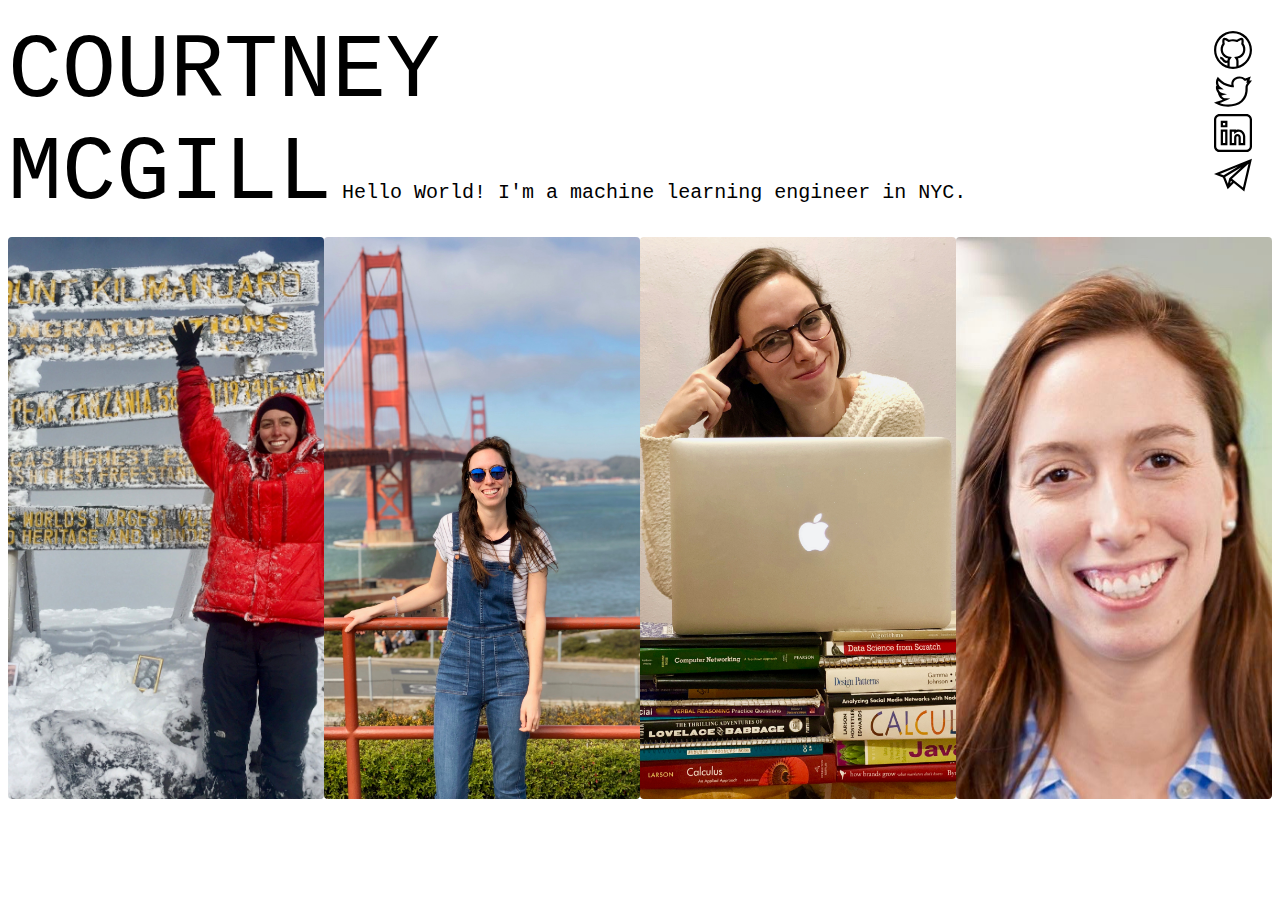
<file: index.html>
<!DOCTYPE html>
<html>

<head>
    <title>Courntey McGill</title>
    <meta name="viewport" content="width=device-width, initial-scale=1.0">
    <meta charset="utf-8" />
    <link rel="stylesheet" href="styles/styles.css" />
    <link rel="stylesheet" href="https://cdnjs.cloudflare.com/ajax/libs/font-awesome/4.7.0/css/font-awesome.min.css">
    <script async src="./javascript/index.js"></script>
</head>

<body id="homeBody">
    <div>
        <div class="master-wrap">
            <div class="banner">
                <div class="top-social">
                    <div class="icon">
                        <a id="github" href="https://github.com/courtneymcgill"><img src="\assets\github.svg" class="link" alt="" /></a>
                    </div>
                    <div class="icon">
                        <a id="medium" href="https://twitter.com/CourtneyMcGill0"><img src="\assets\twitter.svg" class="link" alt="" /></a>
                    </div>
                    <div class="icon">
                        <a id="linkedin" href="https://linkedin.com/in/courtney-mcgill"><img src="\assets\linkedin.svg" class="link" alt="" /></a>
                    </div>
                    <div class="icon">
                        <a id="twitter" href="mailto:courtney.e.mcgill@gmail.com"><img src="\assets\mail.svg" class="link" alt="" /></a>
                    </div>
                </div>
                <div class="fullHead3">
                    <h1 class='centerHeaderTop'> COURTNEY </h1>
                    <div class="headBlock">
                        <h1 class='centerHeader' id='ml1'>M</h1>
                        <h1 class='centerHeader'>CGI</h1>
                        <h1 class='centerHeader' id='ml2'>L</h1>
                        <h1 class='centerHeader'>L</h1>
                        <p class='sub_head'> Hello World! I'm a machine learning engineer in NYC. </p>
                    </div>
                </div>
            </div>
        </div>
        <div class=" wrap ">
            <div class="box ">
                <div class="boxInner ">
                    <a href="\html\about.html ">
                        <div class="textWithBlurredBg ">
                            <img src="\assets\kili_me.jpg " alt=" " />
                            <h2>ABOUT</h2>
                            <h3>who i am</h3>
                        </div>
                    </a>
                </div>
            </div>
            <div class="box ">
                <div class="boxInner ">
                    <a href="\html\projects.html ">
                        <div class="textWithBlurredBg ">
                            <img src="\assets\other_me.jpg " alt=" " />
                            <h2>PROJECTS</h2>
                            <h3>what i do</h3>
                        </div>
                    </a>
                </div>
            </div>
            <div class="box ">
                <div class="boxInner ">
                    <a href="https://medium.com/@courtney.e.mcgill ">
                        <div class="textWithBlurredBg ">
                            <img src="\assets\blog_me2.jpg " alt=" " />
                            <h2>BLOG</h2>
                            <h3>what i think</h3>
                        </div>
                    </a>
                </div>
            </div>
            <div class="box ">
                <div class="boxInner ">
                    <a href="\assets\resume_mcgill_aug2018.pdf ">
                        <div class="textWithBlurredBg ">
                            <img src="\assets\resume_me.jpg " alt=" " />
                            <h2>RESUME</h2>
                            <h3>what i've done</h3>
                        </div>
                    </a>
                </div>
            </div>
        </div>
    </div>
</body>

</html>
</file>
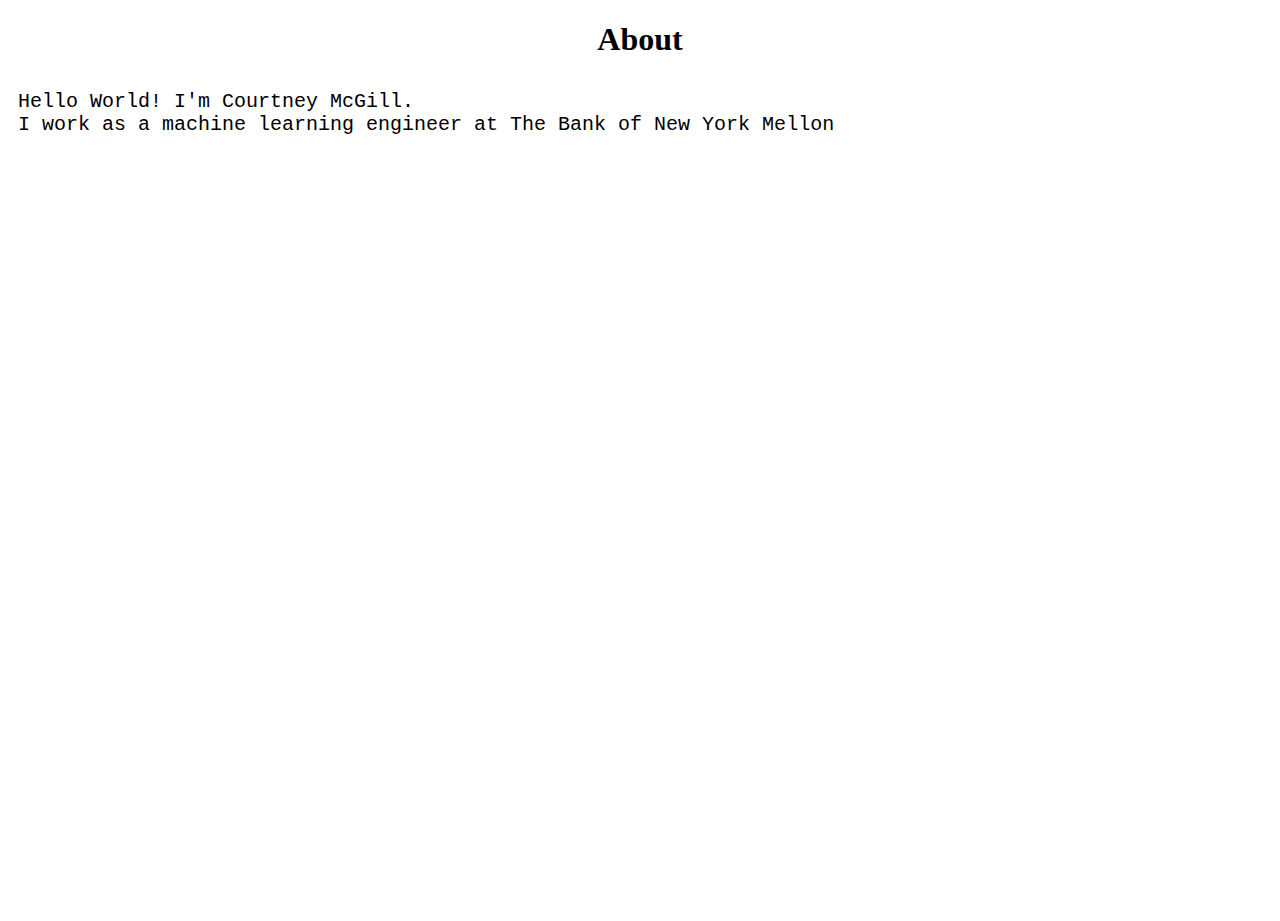
<file: html/about.html>
<!DOCTYPE html>
<html>
  <head>
    <title>about me</title>
    <meta name="viewport" content="width=device-width, initial-scale=1.0">
    <link rel="stylesheet" href="../styles/styles.css" />
    <script async src="../javascript/index.js"></script>
  </head>
  <body>
    <div>
    <h1 class= 'b'>  About </h1>
      <p class = 'bio'> Hello World! I'm Courtney McGill. <br/>
        I work as a machine learning engineer at The Bank of New York Mellon </p>
    </div>

  </body>
</html>
</file>
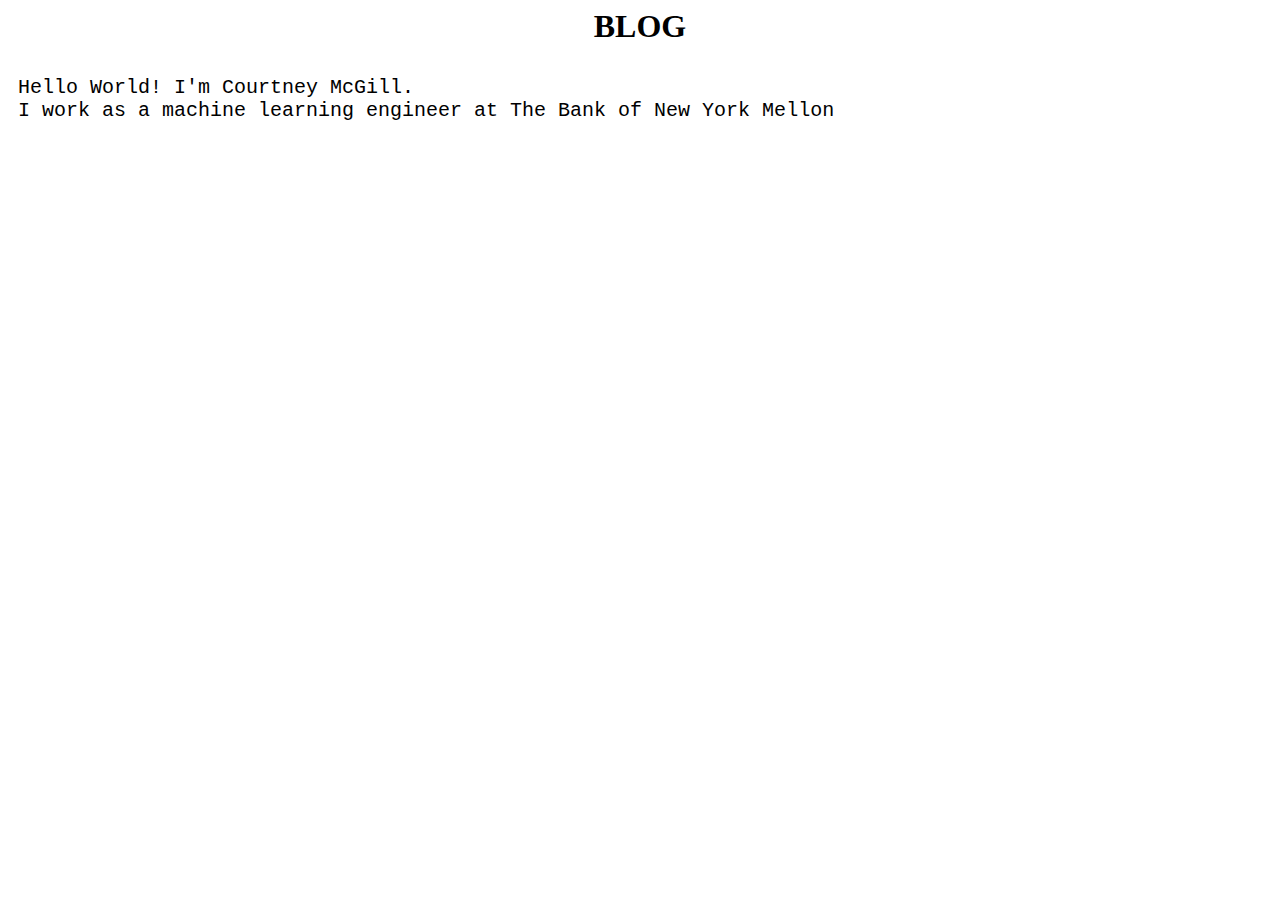
<file: html/blog.html>
<html>
  <head>
    <title>pretend you care what i think</title>
    <meta name="viewport" content="width=device-width, initial-scale=1.0">
    <link rel="stylesheet" href="../styles/styles.css" />
    <script async src="../javascript/index.js"></script>
  </head>
  <body>
    <div>
    <h1 class= 'b'>  BLOG</h1>
      <p class = 'bio'> Hello World! I'm Courtney McGill. <br/>
        I work as a machine learning engineer at The Bank of New York Mellon </p>
    </div>

  </body>
</html>
</file>
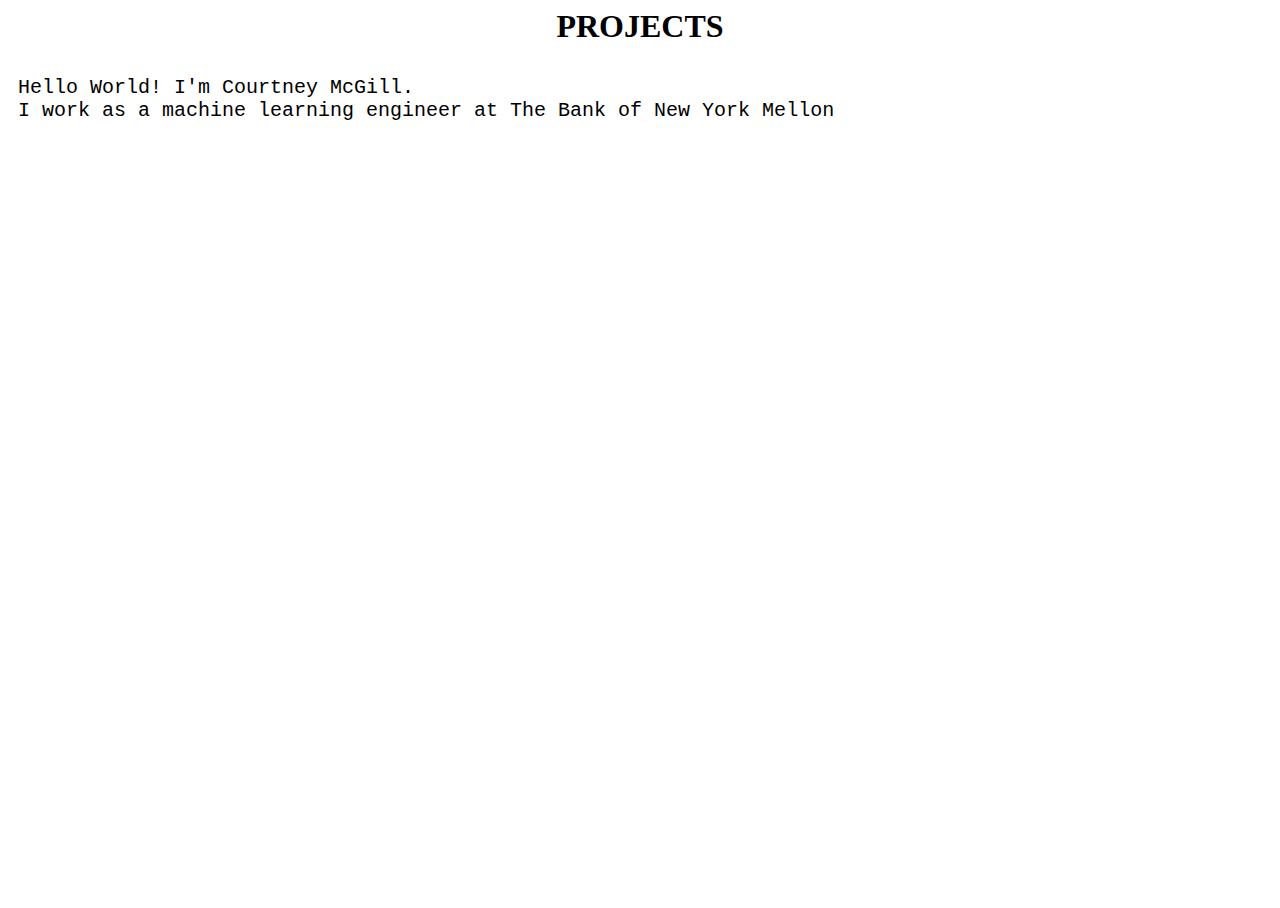
<file: html/projects.html>
<html>
  <head>
    <title>My webpage!</title>
    <meta name="viewport" content="width=device-width, initial-scale=1.0">
    <link rel="stylesheet" href="../styles/styles.css" />
    <script async src="../javascript/index.js"></script>
  </head>
  <body>
    <div>
    <h1 class= 'b'> PROJECTS</h1>
      <p class = 'bio'> Hello World! I'm Courtney McGill. <br/>
        I work as a machine learning engineer at The Bank of New York Mellon </p>
    </div>

  </body>
</html>
</file>
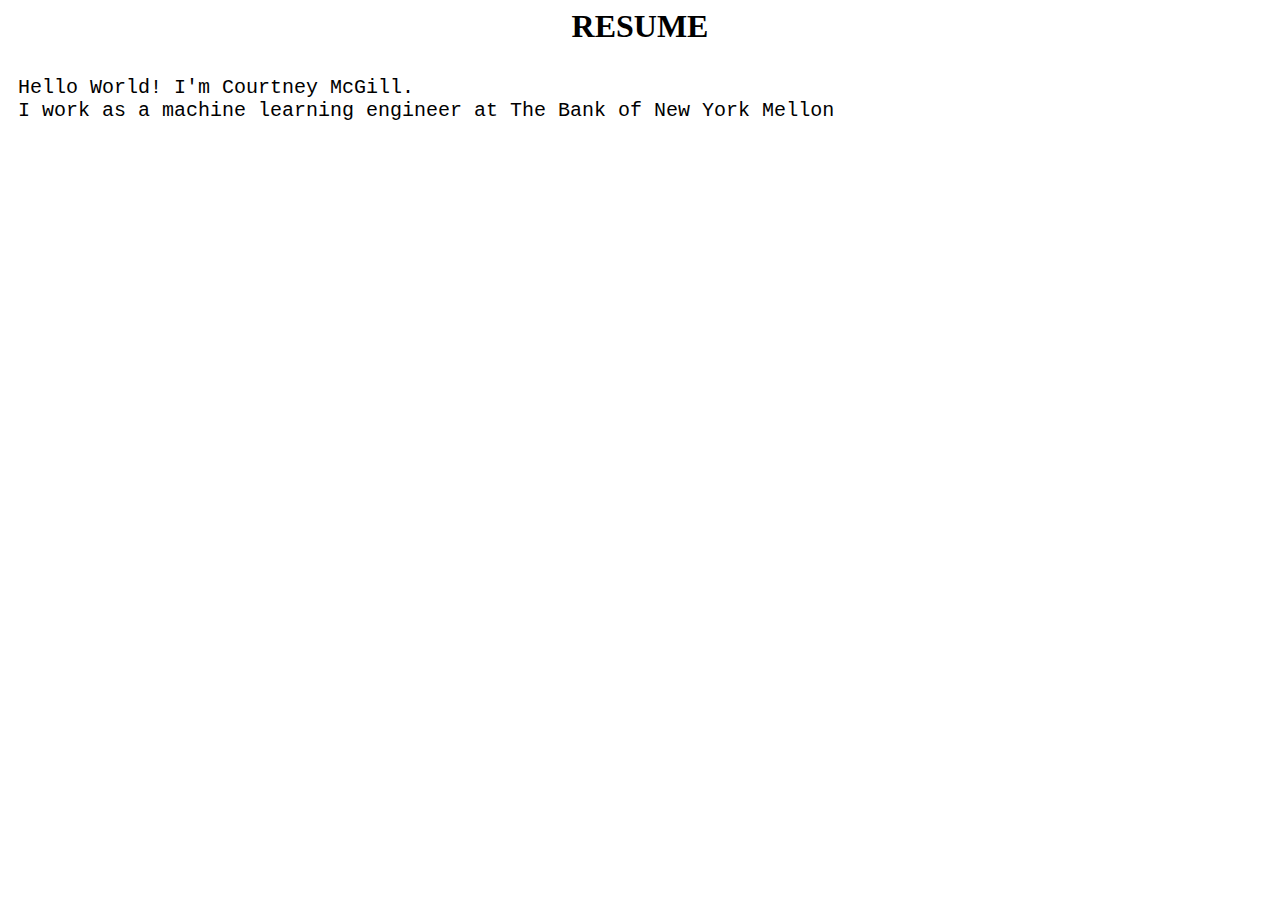
<file: html/resume.html>
<html>
  <head>
    <title>not to brag but</title>
    <meta name="viewport" content="width=device-width, initial-scale=1.0">
    <link rel="stylesheet" href="../styles/styles.css" />
    <script async src="../javascript/index.js"></script>
  </head>
  <body>
    <div>
    <h1 class= 'b'> RESUME</h1>
      <p class = 'bio'> Hello World! I'm Courtney McGill. <br/>
        I work as a machine learning engineer at The Bank of New York Mellon </p>
    </div>

  </body>
</html>
</file>
<file: styles/styles.css>
html {
    height: 100vh;
}

body {
    text-align: center;
    background-color: #FFFFFF;
    transition: 0ms ease;
    height: 100vh;
}

.icon {
    width: 100%;
    height: auto;
}

.icon:hover {
    transform: scale(1.2);
    transition: 0ms
}

div.headBlock {
    display: flex;
    align-items: baseline;
}

.returnHome {
    font: 20px Gill Sans, monospace;
}

.top-social {
    height: 50%;
    width: 3%;
    position: relative;
    z-index: 100;
    float: right;
    margin-bottom: 10px;
    padding-top: 10px;
    padding-right: 20px;
}

.centerHeaderTop {
    margin: 0;
    text-align: left;
    font: 90px Gill Sans, monospace;
    font: 90px Rockwell, monospace;
    font-weight: 500;
}

.centerHeader {
    margin: 0;
    text-align: left;
    font: 90px Rockwell, monospace;
    font-weight: 500;
}

p.bio {
    margin: auto;
    text-align: left;
    width: 100%;
    padding: 10px;
    font: 20px Rockwell, monospace;
}

p.sub_head {
    margin-left: 10px;
    text-align: left;
    float: left;
    font: 20px Rockwell, monospace;
}

ul.circlebullet {
    margin-top: -20px;
    text-align: left;
    list-style-type: circle;
}

li.listItem {
    padding-left: 12px;
    padding-top: 0px;
    font: 20px Gill Sans, monospace;
}

h4.projHeader {
    text-align: left;
    font: 30px Gill Sans, monospace;
}

.box {
    float: left;
    position: relative;
    width: 25%;
    padding-bottom: 45%;
    overflow: hidden;
}

.boxInner {
    position: absolute;
    left: 0px;
    right: 0px;
    top: 0px;
    bottom: 0px;
    overflow: hidden;
}

.boxInner img {
    width: 100%;
}

.boxInner .textWithBlurredBg {
    width: 100%;
    height: auto;
    display: inline-block;
    position: relative;
}

.boxInner .textWithBlurredBg img {
    width: 100%;
    height: 100%;
    border-radius: 4px;
}

.boxInner .textWithBlurredBg:hover img {
    filter: blur(1px) brightness(50%);
    box-shadow: 0 0 16px gray;
}

.boxInner .textWithBlurredBg :not(img) {
    position: absolute;
    z-index: 1;
    top: 30%;
    width: 100%;
    text-align: center;
    color: #fff;
    opacity: 0;
    transition: 0s;
}

.boxInner .textWithBlurredBg h3 {
    top: 50%
}

.boxInner .textWithBlurredBg:hover :not(img) {
    opacity: 2;
}

.master-wrap {
    overflow: hidden;
}

.banner {
    background-color: #FFFFFF;
    width: 100%;
    padding-top: 1%;
    padding-bottom: 1%;
    overflow: hidden;
}

@media only screen and (max-width: 480px) {
    /* Smartphone view: 1 tile */
    .box {
        width: 100%;
        padding-bottom: 150%;
    }
    .boxInner .textWithBlurredBg img {
        width: 100%;
        height: 100%;
        border-radius: 4px;
        filter: blur(1px) brightness(50%);
        box-shadow: 0 0 16px gray;
    }
    .boxInner .textWithBlurredBg :not(img) {
        opacity: 2;
    }
    .top-social {
        width: 100%;
        height: auto;
        display: inline;
        float: left;
    }
    .icon {
        display: inline-block;
        width: 8%;
        height: auto;
        float: left;
        padding: 8%;
    }
    .centerHeaderTop {
        margin: 0;
        text-align: left;
        font: 80px Gill Sans, monospace;
        font-weight: 500;
    }
    .centerHeader {
        margin: 0;
        text-align: left;
        font: 80px Gill Sans, monospace;
        font-weight: 500;
        display: table-cell;
    }
    p.sub_head {
        margin: 0px;
        text-align: left;
        padding: 5px;
        padding-bottom: 20px;
        font: 20px Gill Sans, monospace;
        display: block;
    }
    div.headBlock {
        align-items: baseline;
        display: block;
    }
}

@media only screen and (max-width: 800px) and (min-width: 481px) {
    /* Tablet view: 2 tiles */
    .box {
        width: 50%;
        padding-bottom: 88%;
    }
    .centerHeaderTop {
        margin: 0;
        text-align: left;
        font: 80px Gill Sans, monospace;
        font-weight: 500;
    }
    .centerHeader {
        margin: 0;
        text-align: left;
        font: 80px Gill Sans, monospace;
        font-weight: 500;
        display: table-cell;
    }
    p.sub_head {
        margin: 0px;
        text-align: left;
        padding: 5px;
        padding-bottom: 20px;
        font: 20px Gill Sans, monospace;
    }
    div.headBlock {
        align-items: baseline;
        display: block;
    }
}
</file>
